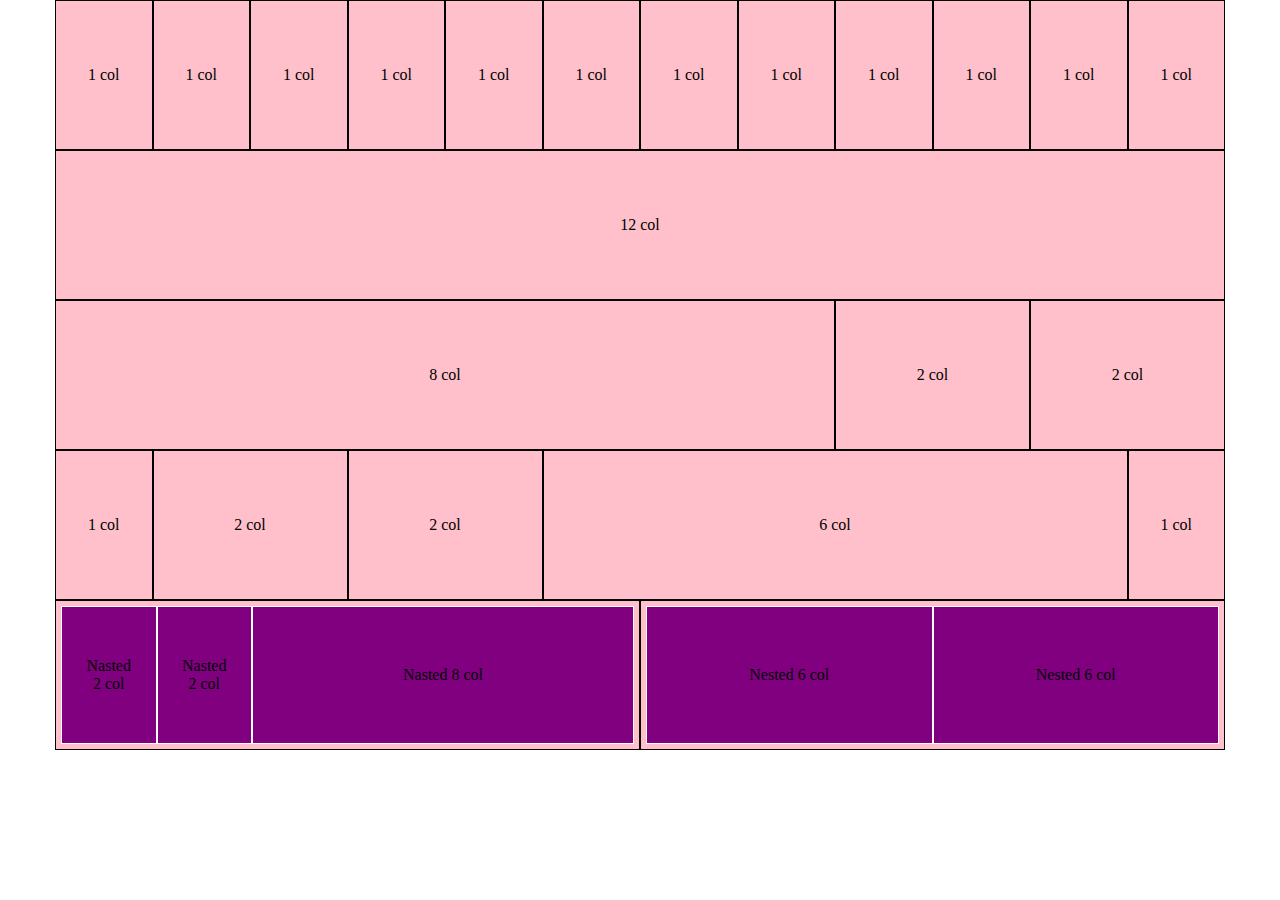
<file: index.html>
<!DOCTYPE html>
<html lang="en">
<head>
  <meta charset="UTF-8">
  <meta name="viewport" content="width=device-width, initial-scale=1.0">
  <meta http-equiv="X-UA-Compatible" content="ie=edge">
  <title>Document</title>
  <link rel="stylesheet" href="css/style.css">
  <link rel="stylesheet" href="framework/12boll.css">
</head>
<body>
  <div class="container">
    <div class="row">
    <div class="col-1"><span>1 col</span>
    </div>
    <div class="col-1"><span>1 col</span>
    </div>
    <div class="col-1"><span>1 col</span>
    </div>
    <div class="col-1"><span>1 col</span>
    </div>
    <div class="col-1"><span>1 col</span>
    </div>
    <div class="col-1"><span>1 col</span>
    </div>
    <div class="col-1"><span>1 col</span>
    </div>
    <div class="col-1"><span>1 col</span>
    </div>
    <div class="col-1"><span>1 col</span>
    </div>
    <div class="col-1"><span>1 col</span>
    </div>
    <div class="col-1"><span>1 col</span>
    </div>
    <div class="col-1"><span>1 col</span>
    </div>
  </div>

    <div class="row">
      <div class="col-12"><span>12 col</span>
      </div>
    </div>

    <div class="row">
      <div class="col-8"><span>8 col</span>
      </div>
      <div class="col-2"><span>2 col</span>
      </div>
      <div class="col-2"><span>2 col</span>
      </div>
    </div>

    <div class="row">
      <div class="col-1"><span>1 col</span>
      </div>
      <div class="col-2"><span>2 col</span>
      </div>
      <div class="col-2"><span>2 col</span>
      </div>
      <div class="col-6"><span>6 col</span>
      </div>
      <div class="col-1"><span>1 col</span>
      </div>
    </div>

    <div class="row">
      <div class="col-6">
        <div class="row">
          <div class="col-2"><span>Nasted 2 col</span>
          </div>
          <div class="col-2"><span>Nasted 2 col</span>
          </div>
          <div class="col-8"><span>Nasted 8 col</span>
          </div>
        </div>
      </div>
      <div class="col-6"><div class="row">
        <div class="col-6"><span>Nested 6 col</span></div>
        <div class="col-6"><span>Nested 6 col</span></div>
      </div>
      </div>

    </div>
  </div>

</body>
</html>
</file>
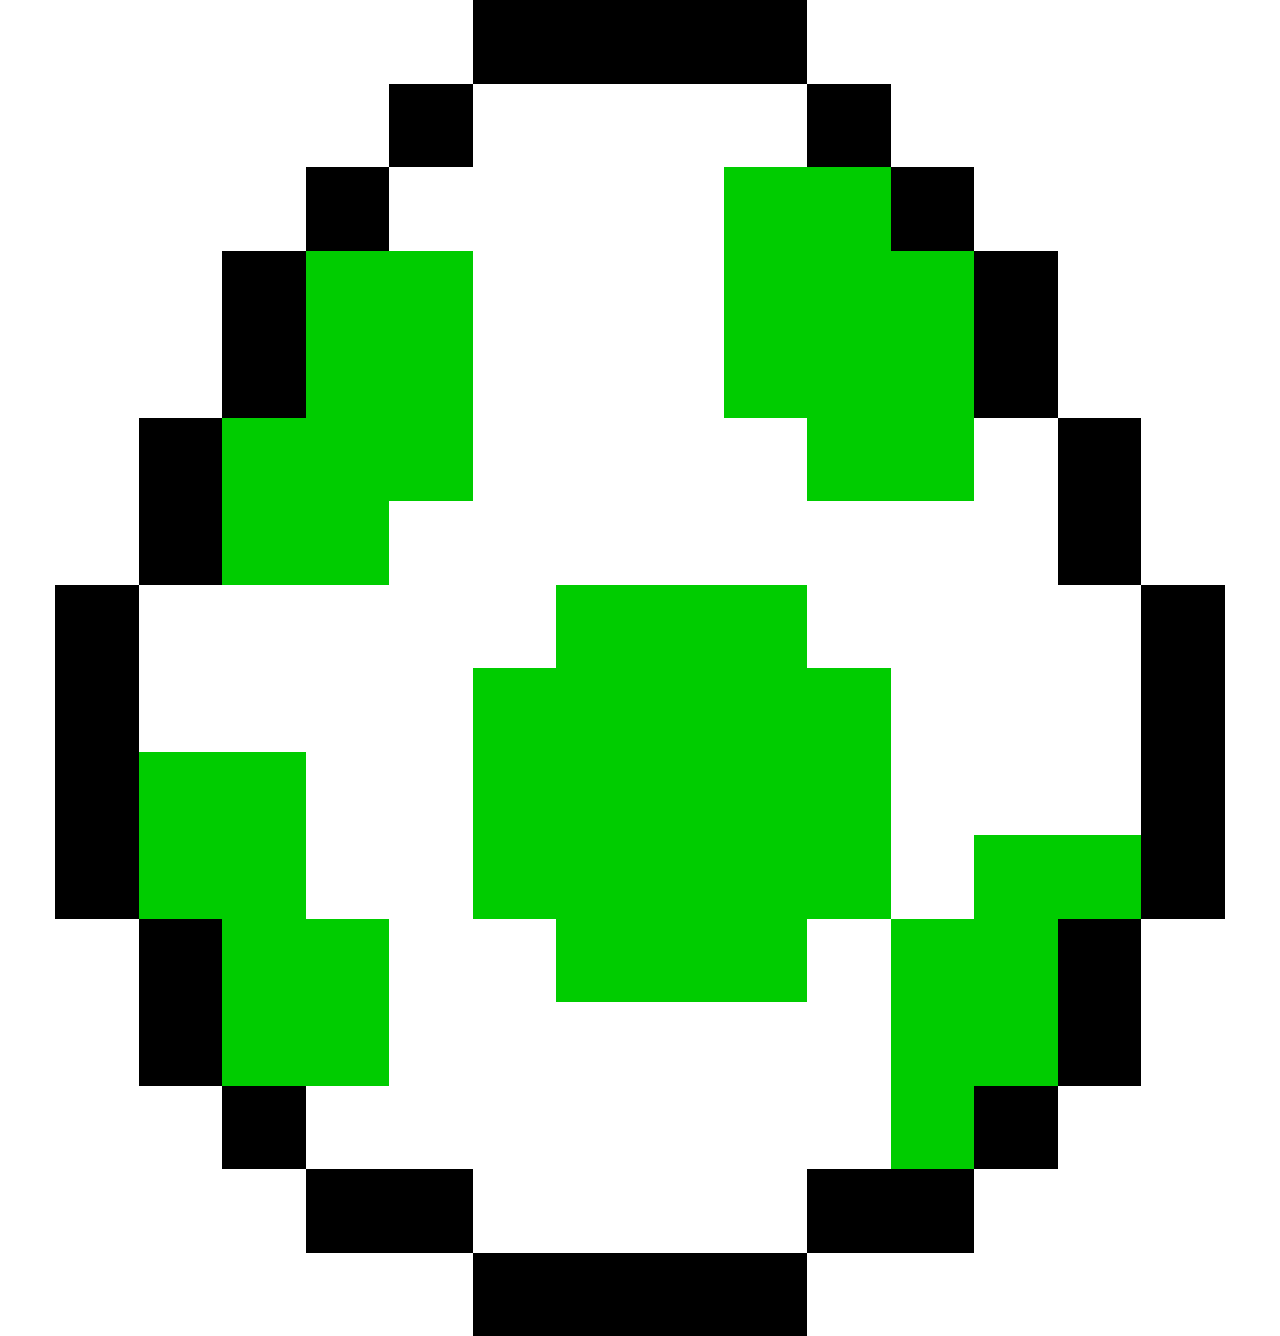
<file: bonus/index.html>
<!DOCTYPE html>
<html lang="en">
<head>
  <meta charset="UTF-8">
  <meta name="viewport" content="width=device-width, initial-scale=1.0">
  <meta http-equiv="X-UA-Compatible" content="ie=edge">
  <title>Document</title>
  <link rel="stylesheet" href="css/style.css">
  <link rel="stylesheet" href="framework/12boll.css">
</head>
<body>
  <div class="container">
    <div class="row">
      <div class="col-4 black col-offset-5"></div>
    </div>

    <div class="row">
      <div class="col-1 black col-offset-4"></div>
      <div class="col-1 black col-offset-4"></div>
    </div>
    <div class="row">
      <div class="col-1 black col-offset-3"></div>
      <div class="col-2 green col-offset-4"></div>
      <div class="col-1 black"></div>
    </div>
    <div class="row" >
      <div class="col-1 black col-offset-2"></div>
      <div class="col-2 green"></div>
      <div class="col-3 green col-offset-3"></div>
      <div class="col-1 black"></div>
    </div>
    <div class="row">
      <div class="col-1 black col-offset-2"></div>
      <div class="col-2 green"></div>
      <div class="col-3 green col-offset-3"></div>
      <div class="col-1 black"></div>
    </div>
    <div class="row">
      <div class="col-1 black col-offset-1"></div>
      <div class="col-3 green"></div>
      <div class="col-2 green col-offset-4"></div>
      <div class="col-1 black col-offset-1"></div>
    </div>
    <div class="row" >
      <div class="col-1 black col-offset-1"></div>
      <div class="col-2 green"></div>
      <div class="col-1 black col-offset-8"></div>
    </div>
    <div class="row">
      <div class="col-1 black"></div>
      <div class="col-3 green col-offset-5 "></div>
      <div class="col-1 black col-offset-4"></div>
    </div>
    <div class="row" >
      <div class="col-1 black"></div>
      <div class="col-5 green col-offset-4"></div>
      <div class="col-1 black col-offset-3"></div>
    </div>
    <div class="row">
      <div class="col-1 black"></div>
      <div class="col-2 green"></div>
      <div class="col-5 green col-offset-2"></div>
      <div class="col-1 black col-offset-3"></div>
    </div>
    <div class="row">
      <div class="col-1 black"></div>
      <div class="col-2 green"></div>
      <div class="col-5 green col-offset-2"></div>
      <div class="col-2 green col-offset-1"></div>
      <div class="col-1 black"></div>
    </div>
    <div class="row">
      <div class="col-1 black col-offset-1"></div>
      <div class="col-2 green"></div>
      <div class="col-3 green col-offset-2"></div>
      <div class="col-2 green col-offset-1"></div>
      <div class="col-1 black"></div>
    </div>
    <div class="row">
      <div class="col-1 black col-offset-1"></div>
      <div class="col-2 green"></div>
      <div class="col-2 green col-offset-6"></div>
      <div class="col-1 black"></div>
    </div>
    <div class="row">
      <div class="col-1 black col-offset-2"></div>
      <div class="col-1 green col-offset-7"></div>
      <div class="col-1 black"></div>
    </div>
    <div class="row">
      <div class="col-2 black col-offset-3"></div>
      <div class="col-2 black col-offset-4"></div>
    </div>
    <div class="row">
      <div class="col-4 black col-offset-5"></div>
    </div>
  </div>
</body>
</html>
</file>
<file: css/style.css>
*{
  margin: 0;
  padding: 0;
  box-sizing: border-box;
}
.container{
  width: 1170px;
  margin: 0 auto;
}
.row{
  height: 150px;

}
.row [class*="col-"]{
  background-color: pink;
  border: 1px solid black;
  height: 100%;
  position: relative;

}
.row [class*="col-"] span{
  position: absolute;
  top: 50%;
  left: 50%;
  transform: translate(-50% ,-50%);
  text-align: center;
}
.row .row{
  height:  100%;
  padding:  5px;
}
.row .row [class*="col-"]{
  background-color: purple;
  border: 1px solid white;
}
</file>
<file: framework/12boll.css>
*{
  margin: 0;
  padding: 0;
  box-sizing: border-box;
}
/*Row*/
.row::after{
  content: '';
  display: table;
  clear: both;
}
.row [class*="col-"]{
  float: left;
}
/*Framework*/
.col-1{
  width: calc(100% / 12 * 1);
}
.col-2{
  width: calc(100% / 12 * 2);
}
.col-3{
  width: calc(100% / 12 * 3);
}
.col-4{
  width: calc(100% / 12 * 4);
}
.col-5{
  width: calc(100% / 12 * 5);
}
.col-6{
  width: calc(100% / 12 * 6);
}
.col-7{
  width: calc(100% / 12 * 7);
}
.col-8{
  width: calc(100% / 12 * 8);
}
.col-9{
  width: calc(100% / 12 * 9);
}
.col-10{
  width: calc(100% / 12 * 10);
}
.col-11{
  width: calc(100% / 12 * 11);
}
.col-12{
  width: calc(100% / 12 * 12);
}
/*Offset Framework*/


.col-offset-1 {
 margin-left: calc((100% / 12) * 1)
}
.col-offset-2 {
 margin-left: calc((100% / 12) * 2)
}
.col-offset-3 {
 margin-left: calc((100% / 12) * 3)
}
.col-offset-4 {
 margin-left: calc((100% / 12) * 4)
}
.col-offset-5 {
 margin-left: calc((100% / 12) * 5)
}
.col-offset-6 {
 margin-left: calc((100% / 12) * 6)
}
.col-offset-7 {
 margin-left: calc((100% / 12) * 7)
}
.col-offset-8 {
 margin-left: calc((100% / 12) * 8)
}
.col-offset-9 {
 margin-left: calc((100% / 12) * 9)
}
.col-offset-10 {
 margin-left: calc((100% / 12) * 10)
}
.col-offset-11 {
 margin-left: calc((100% / 12) * 11)
}
.col-offset-12 {
 margin-left: calc((100% / 12) * 12)
}
</file>
<file: bonus/css/style.css>
*{
  margin: 0;
  padding: 0;
  box-sizing: border-box;
}

.container{
  max-width: 1170px;
  margin: 0 auto;
}
.row::after{
  content: '';
  display: table;
  clear: both;
}
.row [class*="col-"]{
  float: left;
  height: 83.5px ;
}
.black{
  background-color: black
}
.green{
  background-color: #00CC00;
}
</file>
<file: bonus/framework/12boll.css>
*{
  margin: 0;
  padding: 0;
  box-sizing: border-box;
}
/*Framework*/
.col-1{
  width: calc(100% / 14 * 1);
}
.col-2{
  width: calc(100% / 14 * 2);
}
.col-3{
  width: calc(100% / 14 * 3);
}
.col-4{
  width: calc(100% / 14 * 4);
}
.col-5{
  width: calc(100% / 14 * 5);
}
.col-6{
  width: calc(100% / 14 * 6);
}
.col-7{
  width: calc(100% / 14 * 7);
}
.col-8{
  width: calc(100% / 14 * 8);
}
.col-9{
  width: calc(100% / 14 * 9);
}
.col-10{
  width: calc(100% / 14 * 10);
}
.col-11{
  width: calc(100% / 14 * 11);
}
.col-12{
  width: calc(100% / 14 * 12);
}
.col-13{
  width: calc(100% / 14 * 13);
}
.col-14{
  width: calc(100% / 14 * 14);
}
/*Offset Framework*/


.col-offset-1 {
 margin-left: calc((100% / 14) * 1)
}
.col-offset-2 {
 margin-left: calc((100% / 14) * 2)
}
.col-offset-3 {
 margin-left: calc((100% / 14) * 3)
}
.col-offset-4 {
 margin-left: calc((100% / 14) * 4)
}
.col-offset-5 {
 margin-left: calc((100% / 14) * 5)
}
.col-offset-6 {
 margin-left: calc((100% / 14) * 6)
}
.col-offset-7 {
 margin-left: calc((100% / 14) * 7)
}
.col-offset-8 {
 margin-left: calc((100% / 14) * 8)
}
.col-offset-9 {
 margin-left: calc((100% / 14) * 9)
}
.col-offset-10 {
 margin-left: calc((100% / 14) * 10)
}
.col-offset-11 {
 margin-left: calc((100% / 14) * 11)
}
.col-offset-12 {
 margin-left: calc((100% / 14) * 12)
}
.col-offset-13 {
 margin-left: calc((100% / 14) * 13)
}
.col-offset-14 {
 margin-left: calc((100% / 14) * 14)
}
</file>
